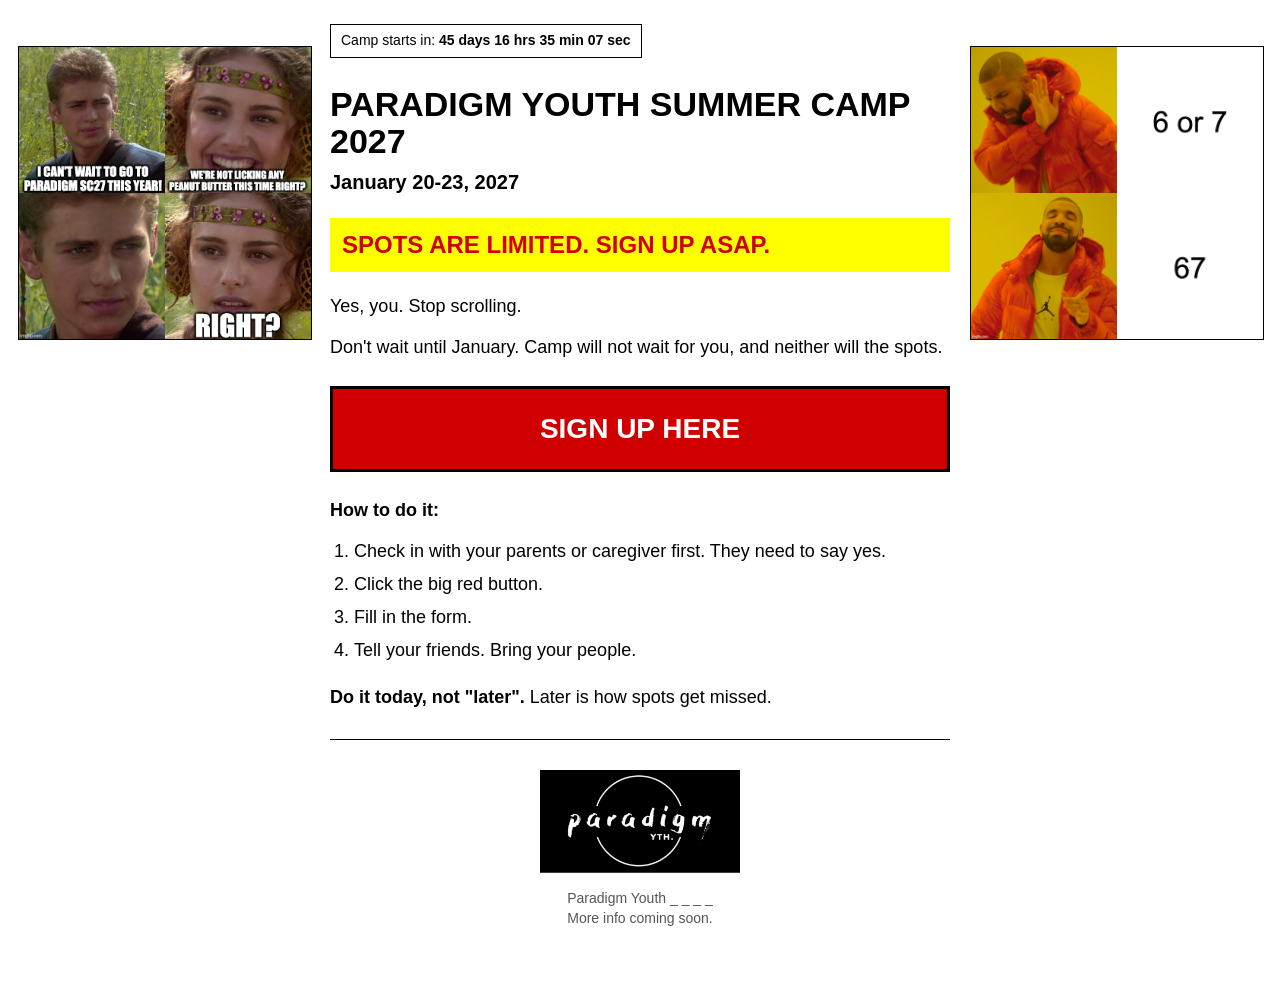
<file: index.html>
<!doctype html>
<html lang="en">
<head>
<meta charset="utf-8">
<meta name="viewport" content="width=device-width, initial-scale=1">
<title>Paradigm Youth Summer Camp 2027 - Sign up</title>
<style>
  body{
    margin:0;background:#fff;color:#000;
    font-family:Arial,Helvetica,sans-serif;line-height:1.4;
  }
  .layout{
    display:grid;grid-template-columns:minmax(0,1fr) minmax(0,620px) minmax(0,1fr);
    gap:20px;max-width:1300px;margin:0 auto;padding:24px 18px 60px;align-items:start;
  }
  .page{min-width:0}
  .side{position:sticky;top:24px}
  .logo{margin:30px 0 10px;text-align:center}
  .logo img{max-width:200px;max-height:120px;height:auto}
  .timer{
    font-size:14px;border:1px solid #000;padding:6px 10px;display:inline-block;margin-bottom:28px;
  }
  h1{font-size:34px;line-height:1.1;margin:0 0 8px;text-transform:uppercase}
  .dates{font-size:20px;margin:0 0 22px}
  .warn{
    background:#ff0;color:#d00000;font-weight:bold;font-size:24px;
    padding:10px 12px;margin:0 0 22px;text-transform:uppercase;
  }
  p{font-size:18px;margin:0 0 16px}
  .btn{
    display:block;width:100%;box-sizing:border-box;text-align:center;text-decoration:none;
    background:#d00000;color:#fff;font-family:Arial,Helvetica,sans-serif;font-weight:bold;
    font-size:28px;text-transform:uppercase;padding:20px 12px;margin:26px 0;
    border:3px solid #000;cursor:pointer;
  }
  .btn:hover{background:#000}
  ol{font-size:18px;padding-left:24px;margin:0 0 22px}
  li{margin-bottom:8px}
  .small{font-size:14px;color:#555}
  .note{font-size:16px;font-weight:bold;color:#d00000;margin:-12px 0 20px}
  hr{border:0;border-top:1px solid #000;margin:28px 0}
  .meme{margin:22px 0;text-align:center}
  .meme img{max-width:100%;height:auto;display:block;margin:0 auto;border:1px solid #000}
  .ph{
    border:2px dashed #888;background:#f2f2f2;color:#666;padding:46px 12px;
    font-size:16px;font-weight:bold;text-transform:uppercase;
  }

  /* Desktop: images sit in the side columns. The in-page copies stay hidden. */
  .meme.inline{display:none}

  /* Phone: hide the side columns and show the images inside the page instead. */
  @media (max-width:900px){
    .layout{grid-template-columns:minmax(0,1fr);max-width:620px;gap:0}
    .side{display:none}
    .meme.inline{display:block;margin:20px auto}
    .meme.inline img{max-width:min(100%,380px)}
    h1{font-size:28px}
    .warn{font-size:20px}
    .btn{font-size:24px}
  }
</style>
</head>
<body>
<div class="layout">

<!-- LEFT IMAGE (desktop only) -->
<aside class="side">
  <figure class="meme"><img src="b3yjo0.jpg" alt=""></figure>
</aside>

<div class="page">

  <div class="timer" role="timer">
    Camp starts in: <b id="t">-- days -- hrs -- min -- sec</b>
  </div>

  <h1>Paradigm Youth Summer Camp 2027</h1>
  <p class="dates"><b>January 20-23, 2027</b></p>

  <div class="warn">Spots are limited. Sign up ASAP.</div>

  <p>Yes, you. Stop scrolling.</p>

  <!-- LEFT IMAGE again (phone only) - keep the same file name as above -->
  <figure class="meme inline"><img src="b3yjo0.jpg" alt=""></figure>

  <p>Don't wait until January. Camp will not wait for you, and neither will the spots.</p>

  <a class="btn" id="signup" href="https://docs.google.com/forms/d/e/1FAIpQLSfaJcdAH-m0_wNDpYSuE5PYvCWm-YD5vp8crET65DvBroecAA/viewform?usp=header">Sign up here</a>
  <p class="note" id="note" hidden>Sign-up form link coming soon. Check back here.</p>

  <!-- RIGHT IMAGE again (phone only) - keep the same file name as below -->
  <figure class="meme inline"><img src="b3yjq0.jpg" alt=""></figure>

  <p><b>How to do it:</b></p>
  <ol>
    <li>Check in with your parents or caregiver first. They need to say yes.</li>
    <li>Click the big red button.</li>
    <li>Fill in the form.</li>
    <li>Tell your friends. Bring your people.</li>
  </ol>

  <p><b>Do it today, not "later".</b> Later is how spots get missed.</p>

  <hr>

  <!-- LOGO: save as logo.png next to this file -->
  <div class="logo"><img src="logo.png" alt="Paradigm Youth logo"></div>

  <p class="small" style="text-align:center">Paradigm Youth _ _ _ _<br>More info coming soon.</p>

</div>

<!-- RIGHT IMAGE (desktop only) -->
<aside class="side">
  <figure class="meme"><img src="b3yjq0.jpg" alt=""></figure>
</aside>

</div>

<script>
(function(){
  /* The sign-up form link. Leave empty to show "coming soon" instead. */
  var FORM_URL = "https://docs.google.com/forms/d/e/1FAIpQLSfaJcdAH-m0_wNDpYSuE5PYvCWm-YD5vp8crET65DvBroecAA/viewform?usp=header";

  /* If an image can't load, show a grey placeholder box with the file name. */
  document.querySelectorAll(".meme img, .logo img").forEach(function(img){
    img.addEventListener("error", function(){
      var ph = document.createElement("div");
      ph.className = "ph";
      ph.textContent = "Image goes here (" + img.getAttribute("src") + ")";
      img.replaceWith(ph);
    });
    if (img.complete && img.naturalWidth === 0) img.dispatchEvent(new Event("error"));
  });

  var btn = document.getElementById("signup");
  var note = document.getElementById("note");
  if (FORM_URL){
    btn.href = FORM_URL; btn.target = "_blank"; btn.rel = "noopener";
  } else {
    btn.addEventListener("click", function(e){ e.preventDefault(); note.hidden = false; });
  }

  /* Jan 20, 2027 00:00 NZ time (NZ is on daylight time then, UTC+13) */
  var START = Date.UTC(2027, 0, 20, 0, 0, 0) - 13 * 3600000;
  var el = document.getElementById("t");
  function pad(n){ return n < 10 ? "0" + n : "" + n; }
  function tick(){
    var s = Math.floor((START - Date.now()) / 1000);
    if (s <= 0){ el.textContent = "CAMP IS ON"; return; }
    el.textContent = Math.floor(s / 86400) + " days " + pad(Math.floor(s % 86400 / 3600)) + " hrs " +
      pad(Math.floor(s % 3600 / 60)) + " min " + pad(s % 60) + " sec";
  }
  tick(); setInterval(tick, 1000);
})();
</script>
</body>
</html>
</file>
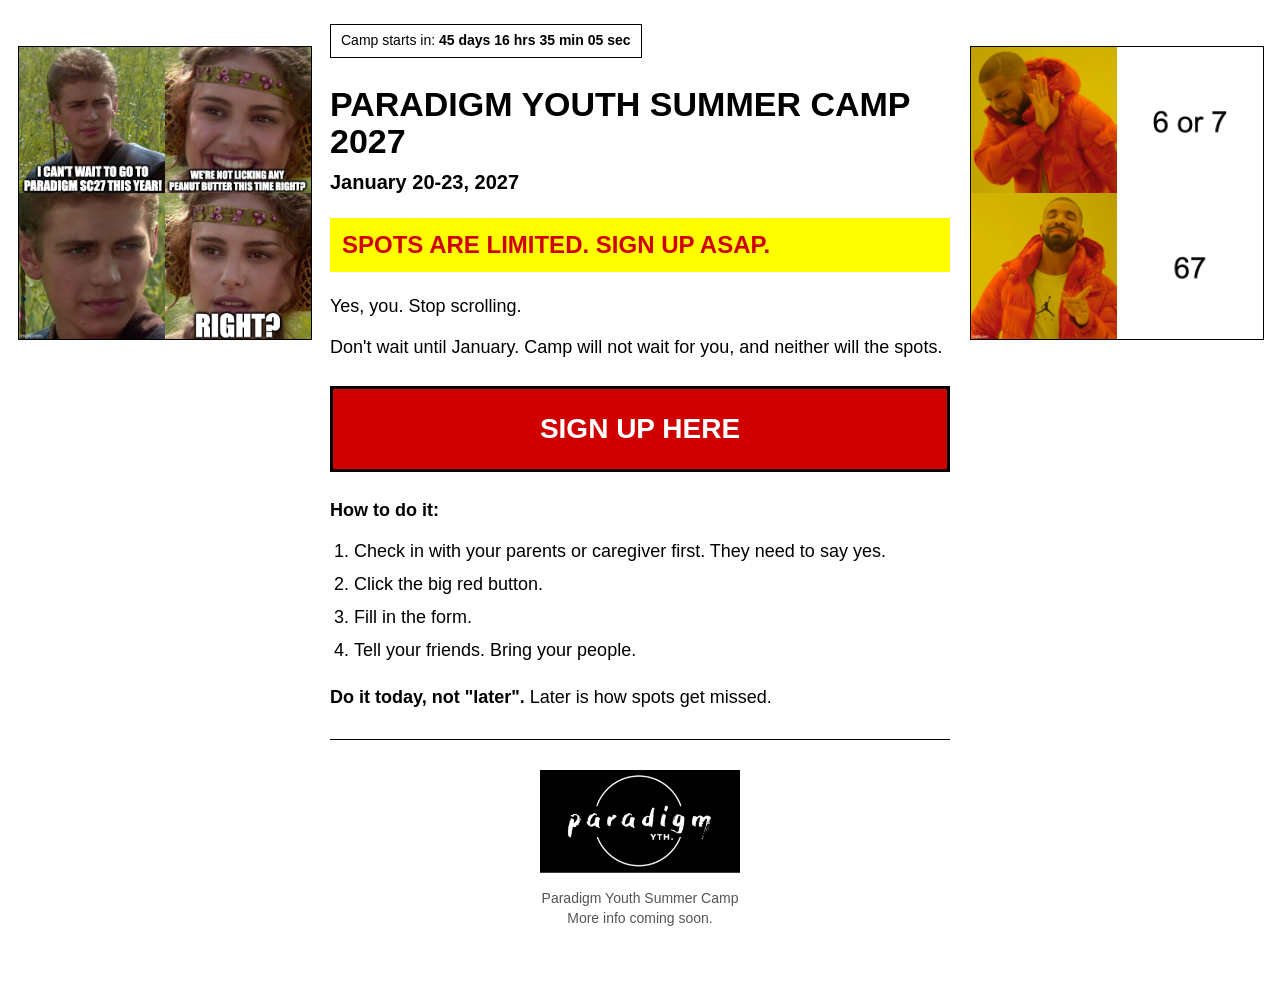
<file: signup.html>
<!doctype html>
<html lang="en">
<head>
<meta charset="utf-8">
<meta name="viewport" content="width=device-width, initial-scale=1">
<title>Paradigm Youth Summer Camp 2027 - Sign up</title>
<style>
  body{
    margin:0;background:#fff;color:#000;
    font-family:Arial,Helvetica,sans-serif;line-height:1.4;
  }
  .layout{
    display:grid;grid-template-columns:minmax(0,1fr) minmax(0,620px) minmax(0,1fr);
    gap:20px;max-width:1300px;margin:0 auto;padding:24px 18px 60px;align-items:start;
  }
  .page{min-width:0}
  .side{position:sticky;top:24px}
  .logo{margin:30px 0 10px;text-align:center}
  .logo img{max-width:200px;max-height:120px;height:auto}
  @media (max-width:900px){
    .layout{grid-template-columns:1fr;max-width:620px}
    .page{order:1}
    .side{order:2;position:static;display:grid;grid-template-columns:1fr 1fr;gap:12px}
    .side .meme{margin:0}
  }
  .timer{
    font-size:14px;border:1px solid #000;padding:6px 10px;display:inline-block;margin-bottom:28px;
  }
  h1{font-size:34px;line-height:1.1;margin:0 0 8px;text-transform:uppercase}
  .dates{font-size:20px;margin:0 0 22px}
  .warn{
    background:#ff0;color:#d00000;font-weight:bold;font-size:24px;
    padding:10px 12px;margin:0 0 22px;text-transform:uppercase;
  }
  p{font-size:18px;margin:0 0 16px}
  .btn{
    display:block;width:100%;box-sizing:border-box;text-align:center;text-decoration:none;
    background:#d00000;color:#fff;font-family:Arial,Helvetica,sans-serif;font-weight:bold;
    font-size:28px;text-transform:uppercase;padding:20px 12px;margin:26px 0;
    border:3px solid #000;cursor:pointer;
  }
  .btn:hover{background:#000}
  ol{font-size:18px;padding-left:24px;margin:0 0 22px}
  li{margin-bottom:8px}
  .small{font-size:14px;color:#555}
  .note{font-size:16px;font-weight:bold;color:#d00000;margin:-12px 0 20px}
  hr{border:0;border-top:1px solid #000;margin:28px 0}
  .meme{margin:22px 0;text-align:center}
  .meme img{max-width:100%;height:auto;display:block;margin:0 auto;border:1px solid #000}
  .meme figcaption{font-size:13px;color:#555;margin-top:4px}
  .ph{
    border:2px dashed #888;background:#f2f2f2;color:#666;padding:46px 12px;
    font-size:16px;font-weight:bold;text-transform:uppercase;
  }
</style>
</head>
<body>
<div class="layout">

<!-- LEFT IMAGE: save as meme-left.jpg next to this file -->
<aside class="side">
  <figure class="meme"><img src="b3yjo0.jpg" alt=""></figure>
</aside>

<div class="page">

  <div class="timer" role="timer">
    Camp starts in: <b id="t">-- days -- hrs -- min -- sec</b>
  </div>

  <h1>Paradigm Youth Summer Camp 2027</h1>
  <p class="dates"><b>January 20-23, 2027</b></p>

  <div class="warn">Spots are limited. Sign up ASAP.</div>

  <p>Yes, you. Stop scrolling.</p>

  <p>Don't wait until January. Camp will not wait for you, and neither will the spots.</p>

  <a class="btn" id="signup" href="">Sign up here</a>
  <p class="note" id="note" hidden>Sign-up form link coming soon. Check back here.</p>

  <p><b>How to do it:</b></p>
  <ol>
    <li>Check in with your parents or caregiver first. They need to say yes.</li>
    <li>Click the big red button.</li>
    <li>Fill in the form.</li>
    <li>Tell your friends. Bring your people.</li>
  </ol>

  <p><b>Do it today, not "later".</b> Later is how spots get missed.</p>

  <hr>

  <!-- LOGO: save as logo.png next to this file -->
  <div class="logo"><img src="logo.png" alt="Paradigm Youth logo"></div>

  <p class="small" style="text-align:center">Paradigm Youth Summer Camp<br>More info coming soon.</p>

</div>

<!-- RIGHT IMAGE: save as meme-right.jpg next to this file -->
<aside class="side">
  <figure class="meme"><img src="b3yjq0.jpg" alt=""></figure>
</aside>

</div>

<script>
(function(){
  /* Paste your form link between the quotes. Leave empty to show "coming soon". */
  var FORM_URL = "https://docs.google.com/forms/d/e/1FAIpQLSfaJcdAH-m0_wNDpYSuE5PYvCWm-YD5vp8crET65DvBroecAA/viewform?usp=header";

  /* Until a meme image exists, show a grey placeholder box with the file name to use. */
  document.querySelectorAll(".meme img, .logo img").forEach(function(img){
    img.addEventListener("error", function(){
      var ph = document.createElement("div");
      ph.className = "ph";
      ph.textContent = "Image goes here (" + img.getAttribute("src") + ")";
      img.replaceWith(ph);
    });
    if (img.complete && img.naturalWidth === 0) img.dispatchEvent(new Event("error"));
  });

  var btn = document.getElementById("signup");
  var note = document.getElementById("note");
  if (FORM_URL){
    btn.href = FORM_URL; btn.target = "_blank"; btn.rel = "noopener";
  } else {
    btn.addEventListener("click", function(e){ e.preventDefault(); note.hidden = false; });
  }

  /* Jan 20, 2027 00:00 NZ time (NZ is on daylight time then, UTC+13) */
  var START = Date.UTC(2027, 0, 20, 0, 0, 0) - 13 * 3600000;
  var el = document.getElementById("t");
  function pad(n){ return n < 10 ? "0" + n : "" + n; }
  function tick(){
    var s = Math.floor((START - Date.now()) / 1000);
    if (s <= 0){ el.textContent = "CAMP IS ON"; return; }
    el.textContent = Math.floor(s / 86400) + " days " + pad(Math.floor(s % 86400 / 3600)) + " hrs " +
      pad(Math.floor(s % 3600 / 60)) + " min " + pad(s % 60) + " sec";
  }
  tick(); setInterval(tick, 1000);
})();
</script>
</body>
</html>
</file>
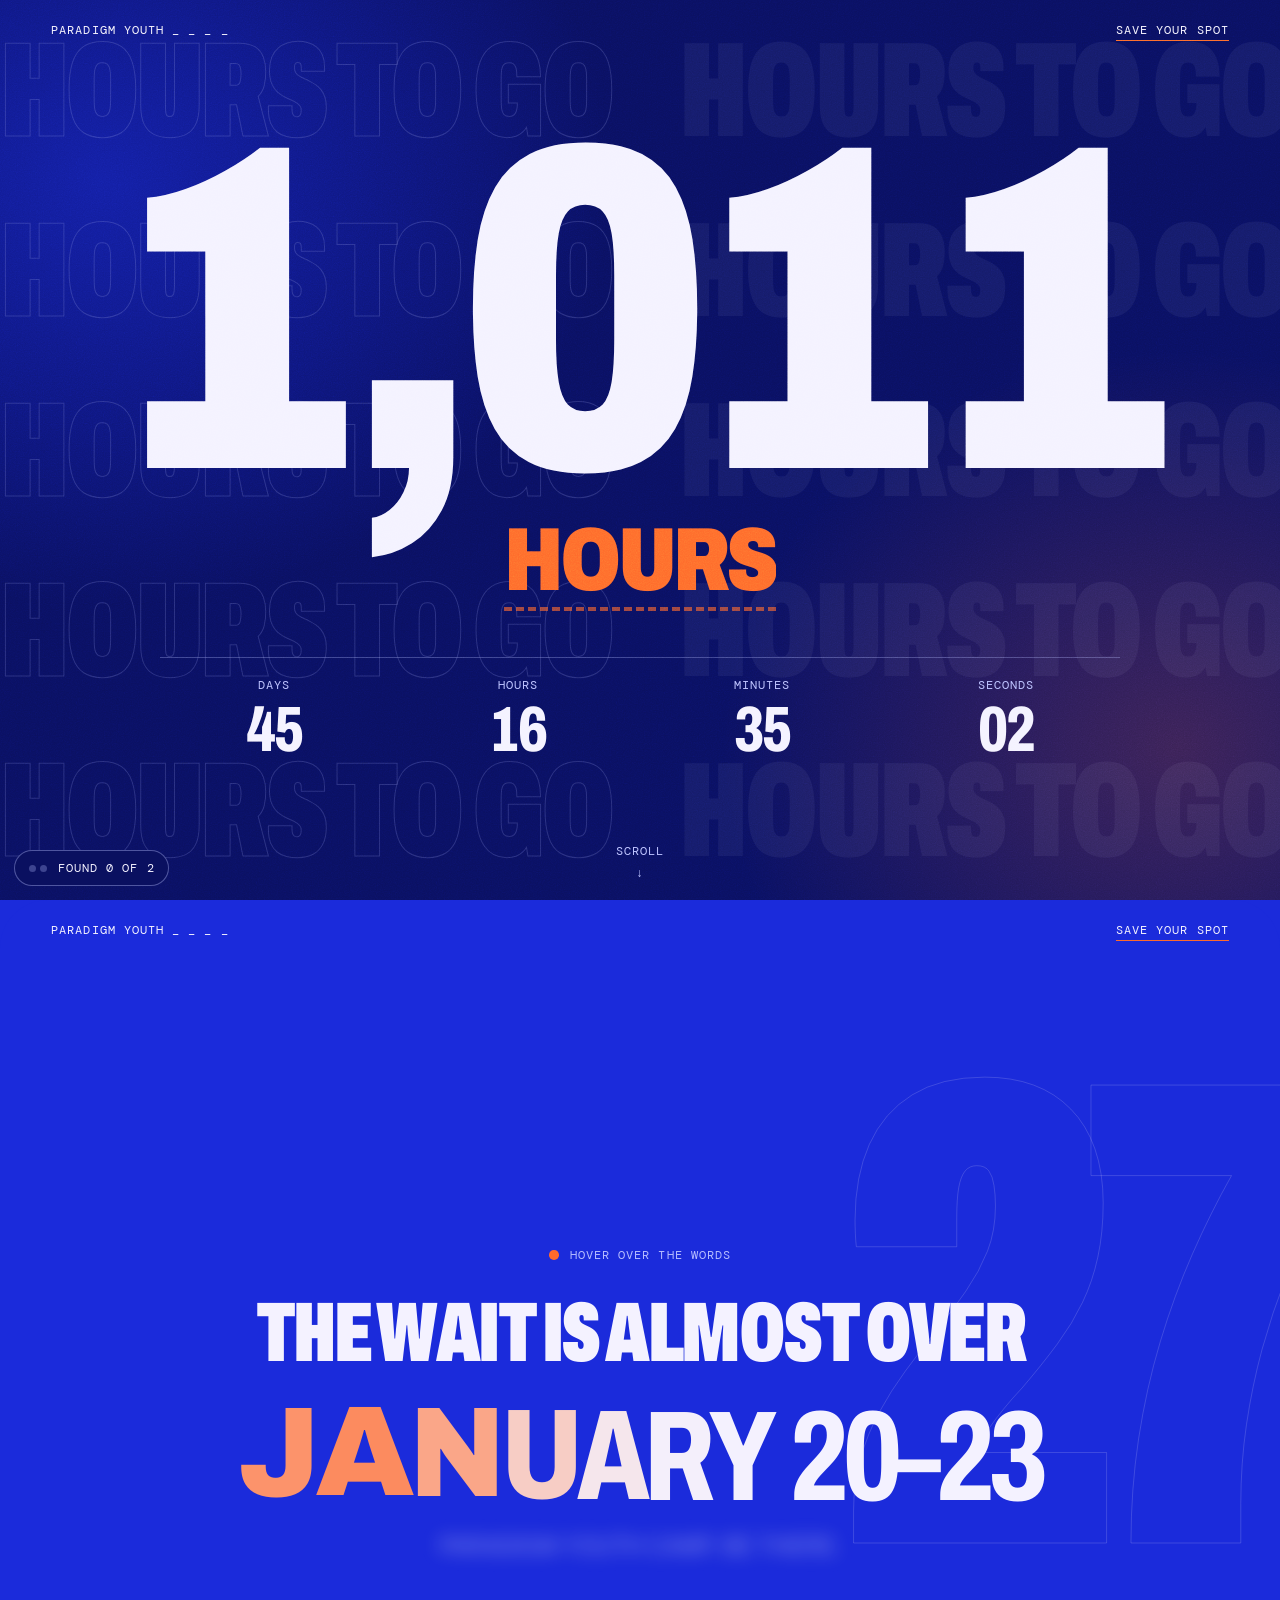
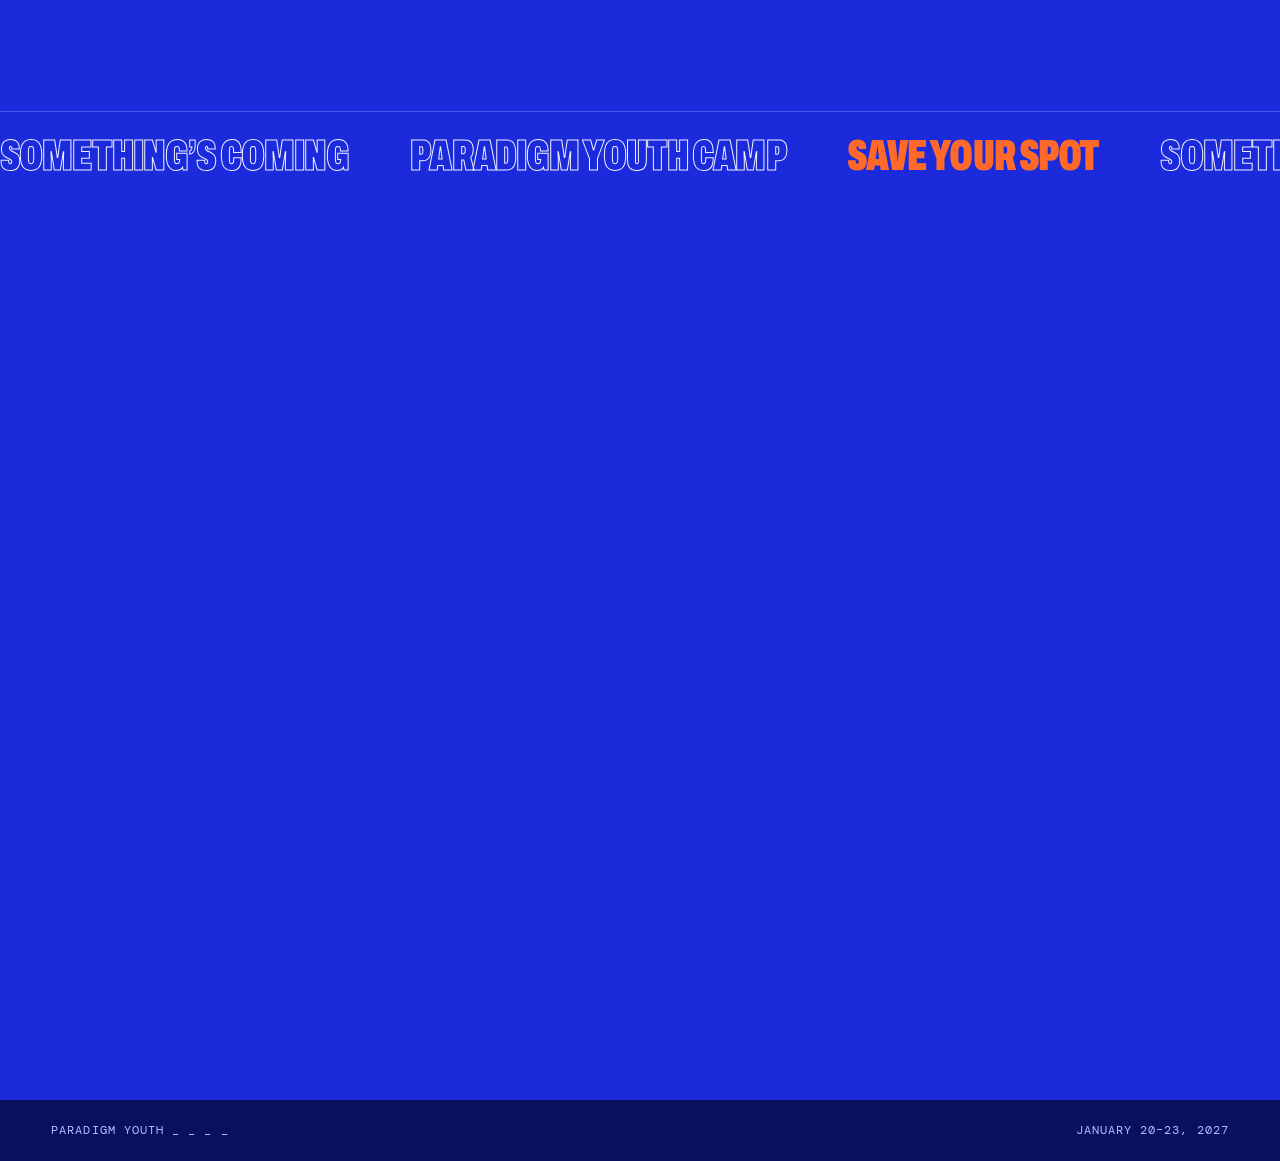
<file: Launch/main-page.html>
<!doctype html>
<html lang="en">
<head>
<meta charset="utf-8">
<meta name="viewport" content="width=device-width, initial-scale=1, viewport-fit=cover">
<title>PDGMSC27</title>
<link rel="preconnect" href="https://fonts.googleapis.com">
<link rel="preconnect" href="https://fonts.gstatic.com" crossorigin>
<link href="https://fonts.googleapis.com/css2?family=Archivo:wdth,wght@62..125,100..900&family=DM+Mono:wght@400;500&display=swap" rel="stylesheet">
<link rel="stylesheet" href="styles.css">
</head>
<body>
<div class="glow" id="glow" aria-hidden="true"></div>

<main>

  <!-- PAGE 1: countdown -->
  <section class="count panel" data-panel aria-labelledby="count-h">
    <div class="wall" id="wall" aria-hidden="true"></div>
    <div class="pulse" id="pulse" aria-hidden="true"></div>
    <div class="wrap fx">
      <div class="bar mono">
        <span id="count-h">Paradigm Youth _ _ _ _</span>
        <a href="#spot" data-register>Save your spot</a>
      </div>

      <div class="count__center">
        <div class="count__big" id="big">
          <span class="count__num" id="cNum">--</span>
          <button class="unit" id="cUnit" type="button" aria-label="Showing hours. Change the unit.">
            <span class="mask" id="unitMask"><span id="unitW">HOURS</span></span>
          </button>
        </div>
        <p class="count__msg" id="cMsg" hidden></p>
        <dl class="ticks" id="ticks" role="timer" aria-label="Time until camp starts">
          <div><dt class="mono">Days</dt><dd id="tD">--</dd></div>
          <div><dt class="mono">Hours</dt><dd id="tH">--</dd></div>
          <div><dt class="mono">Minutes</dt><dd id="tM">--</dd></div>
          <div><dt class="mono">Seconds</dt><dd id="tS">--</dd></div>
        </dl>
        <p class="sr-only" id="srCount" aria-live="off"></p>
      </div>
    </div>
    <button class="scrollcue mono" id="cue" type="button" aria-label="Scroll down">Scroll <i>↓</i></button>
  </section>

  <!-- PAGE 2: the reveal in the centre, dates beneath -->
  <section class="hero panel" data-panel id="top" aria-label="January 20 to 23">
    <div class="ghost" id="ghost" aria-hidden="true">27</div>
    <div class="wrap fx">
      <div class="bar mono">
        <span>Paradigm Youth _ _ _ _</span>
        <a href="#spot" data-register>Save your spot</a>
      </div>

      <div class="hero__main">
        <div class="hero__top">
          <div class="hint mono" aria-hidden="true">
            <span class="hint__dot"></span>
            <span><span class="f">Hover over the words</span><span class="t">Tap the words</span></span>
          </div>
        </div>

        <button class="date" id="date" type="button" aria-pressed="false" aria-label="The wait is almost over. Reveal what is coming.">
          <span class="a" aria-hidden="true" data-split>The wait is almost over</span>
          <span class="b" aria-hidden="true" data-split>SUMMER CAMP 2027</span>
        </button>
        <span class="sr-only">Paradigm Youth Camp runs January 20 to 23, 2027.</span>

        <div class="hero__bottom">
          <h1 class="h1" id="h1" aria-label="January 20 to 23">
            <span class="line" aria-hidden="true" data-chars>JANUARY</span>
            <span class="line line--2" aria-hidden="true" data-chars>20–23</span>
          </h1>
          <p class="support" id="support" data-final="PARADIGM YOUTH CAMP. Be there.">PARADIGM YOUTH CAMP. BE THERE.</p>
        </div>
      </div>
    </div>

    <div class="ticker" aria-hidden="true">
      <div class="ticker__track" id="track"></div>
    </div>
  </section>

  <!-- COMMENTED OUT FOR NOW: when / where / who / how much
       To bring it back: uncomment, and add four more <i></i> to the pips span at the bottom of the page.

  <section class="ask" data-panel aria-labelledby="ask-h">
    <div class="wrap">
      <div class="ask__head mono">
        <span id="ask-h" style="color:var(--mist)">Poke around</span>
        <span style="color:var(--mist)">Four questions. Four answers.</span>
      </div>
      <ul class="rows">
        <li><button class="row" type="button" aria-pressed="false" data-key="when">
          <span class="mask"><span class="layer lq">When?</span><span class="layer la" data-ans>Jan 20–23, 2027.</span></span>
          <span class="cue mono" aria-hidden="true"><span class="f">Hover</span><span class="t">Tap</span><i>↘</i></span>
        </button></li>
        <li><button class="row" type="button" aria-pressed="false" data-key="where">
          <span class="mask"><span class="layer lq">Where?</span><span class="layer la" data-ans>Soon. Stay close.</span></span>
          <span class="cue mono" aria-hidden="true"><span class="f">Hover</span><span class="t">Tap</span><i>↘</i></span>
        </button></li>
        <li><button class="row" type="button" aria-pressed="false" data-key="who">
          <span class="mask"><span class="layer lq">Who?</span><span class="layer la" data-ans>You. And your people.</span></span>
          <span class="cue mono" aria-hidden="true"><span class="f">Hover</span><span class="t">Tap</span><i>↘</i></span>
        </button></li>
        <li><button class="row" type="button" aria-pressed="false" data-key="cost">
          <span class="mask"><span class="layer lq">How much?</span><span class="layer la" data-ans>We’ll share it soon.</span></span>
          <span class="cue mono" aria-hidden="true"><span class="f">Hover</span><span class="t">Tap</span><i>↘</i></span>
        </button></li>
      </ul>
    </div>
  </section>
  -->

  <!-- PAGE 3: save your spot -->
  <section class="spot" data-panel id="spot" aria-labelledby="spot-h">
    <div class="wrap spot__grid">
      <div>
        <p class="eyebrow mono">January 20–23, 2027</p>
        <h2 class="spot__h" id="spot-h">Save your spot.</h2>
        <p class="spot__p" id="spotP">Sign up soon. Bring your people.</p>
        <p class="spot__note" id="regNote" role="status" hidden>Sign-up opens soon. Check back here.</p>
      </div>
      <div class="orbwrap" id="orbwrap">
        <a class="orb" id="orb" href="#spot" data-register>Save your <span>spot →</span></a>
      </div>
    </div>
  </section>
</main>

<footer class="foot">
  <div class="wrap mono">
    <span>Paradigm Youth _ _ _ _</span>
    <span>January 20–23, 2027</span>
  </div>
</footer>

<div class="found mono" id="found" role="status" aria-live="polite">
  <span class="pips" id="pips" aria-hidden="true"><i></i><i></i></span>
  <span id="foundTxt">Found 0 of 2</span>
</div>

<script src="script.js"></script>
</body>
</html>
</file>
<file: Launch/styles.css>
html{padding-top:env(safe-area-inset-top,0px);padding-bottom:env(safe-area-inset-bottom,0px)}
body{margin:0}
img{max-width:100%}
[hidden]{display:none!important}

/* Layout concept: three stacked full-screen panels. The countdown fills page one, page two slides up
   over it with the reveal in the centre, and the sign-up opens with a circular reveal. */
:root{
  --cobalt:#1B2BDB;
  --deep:#0A1060;
  --bone:#F4F2FF;
  --tangerine:#FF6A2B;
  --mist:#B7BDFF;
  --display:"Archivo","Helvetica Neue",Helvetica,Arial,sans-serif;
  --body:"Helvetica Neue",Helvetica,Arial,sans-serif;
  --mono:"DM Mono",ui-monospace,SFMono-Regular,Menlo,monospace;
  --ease:cubic-bezier(.19,1,.22,1);
  --gl:max(clamp(16px,4vw,56px),env(safe-area-inset-left,0px));
  --gr:max(clamp(16px,4vw,56px),env(safe-area-inset-right,0px));
  color-scheme:dark;
}
*,*::before,*::after{box-sizing:border-box}
html{scroll-behavior:smooth}
body{
  background:var(--cobalt);color:var(--bone);
  font-family:var(--body);letter-spacing:-.02em;line-height:1.35;
  overflow-x:clip;-webkit-font-smoothing:antialiased;
}
.sr-only{position:absolute;width:1px;height:1px;overflow:hidden;clip:rect(0 0 0 0);white-space:nowrap}
.wrap{
  width:100%;max-width:1680px;margin-inline:auto;position:relative;z-index:2;
  padding-left:var(--gl);padding-right:var(--gr);
}
.mono{font-family:var(--mono);font-size:.74rem;letter-spacing:.09em;text-transform:uppercase}
button{font:inherit;color:inherit;letter-spacing:inherit}
:focus-visible{outline:2px dashed var(--tangerine);outline-offset:6px}
.spot :focus-visible{outline-color:var(--deep)}

/* atmosphere */
body::after{
  content:"";position:fixed;inset:0;z-index:50;pointer-events:none;opacity:.32;mix-blend-mode:overlay;
  background-image:url("data:image/svg+xml;utf8,%3Csvg xmlns='http://www.w3.org/2000/svg' width='180' height='180'%3E%3Cfilter id='n'%3E%3CfeTurbulence type='fractalNoise' baseFrequency='.85' numOctaves='2' stitchTiles='stitch'/%3E%3CfeColorMatrix type='saturate' values='0'/%3E%3C/filter%3E%3Crect width='100%25' height='100%25' filter='url(%23n)'/%3E%3C/svg%3E");
}
.glow{
  position:fixed;left:0;top:0;width:46vmax;height:46vmax;margin:-23vmax 0 0 -23vmax;border-radius:50%;
  background:radial-gradient(closest-side,rgba(255,106,43,.32),rgba(255,106,43,0));
  pointer-events:none;z-index:5;mix-blend-mode:screen;opacity:0;
  transition:transform .6s cubic-bezier(.2,.7,.2,1),opacity .6s;
}
.glow.on{opacity:1}

/* stacked panels: each one pins, the next slides over it */
.panel{position:sticky;top:0;z-index:1;min-height:100svh;overflow:clip}
.fx{will-change:transform,opacity}
/* page 1 zooms through and fades as page 2 covers it */
.count .fx{transform:scale(calc(1 + var(--p,0) * .4));opacity:calc(1 - var(--p,0) * 1.15);transform-origin:50% 50%}
/* page 2 drifts up and softens as page 3 covers it */
.hero .fx{transform:translateY(calc(var(--p,0) * -7vh)) scale(calc(1 - var(--p,0) * .07));opacity:calc(1 - var(--p,0) * .9)}

/* shared top bar */
.bar{display:flex;justify-content:space-between;align-items:baseline;gap:1rem;padding-block:22px}
.bar a{color:var(--bone);text-decoration:none;border-bottom:1px solid var(--tangerine);padding-bottom:2px}
.bar a:hover{color:var(--tangerine)}

/* ===== page 1: countdown ===== */
.count{background:var(--deep);display:flex;flex-direction:column}
.count>.wrap{flex:1;display:flex;flex-direction:column}

/* slow drifting colour behind everything */
.count::before{
  content:"";position:absolute;inset:-25%;z-index:0;pointer-events:none;
  background:
    radial-gradient(38% 45% at 22% 30%,rgba(27,43,219,.55),transparent 70%),
    radial-gradient(34% 42% at 78% 72%,rgba(255,106,43,.20),transparent 70%);
  animation:drift 16s ease-in-out infinite alternate;
}
@keyframes drift{to{transform:translate3d(6%,-5%,0) scale(1.12) rotate(6deg)}}

/* rows of outlined type sliding in opposite directions, nudged by the cursor */
.wall{
  position:absolute;inset:0;z-index:0;display:flex;flex-direction:column;justify-content:space-around;
  pointer-events:none;overflow:hidden;opacity:calc(1 - var(--p,0));
}
.wall__row{
  transition:transform .8s cubic-bezier(.2,.7,.2,1);
  transform:translate3d(calc(var(--mx,0) * var(--k,-30) * 1px),0,0);
}
.wall__track{display:flex;width:max-content;animation:wallslide var(--dur,60s) linear infinite}
.wall__row.rev .wall__track{animation-direction:reverse}
.wall__track span{
  font-family:var(--display);font-weight:900;font-variation-settings:"wdth" 62;text-transform:uppercase;
  font-size:clamp(4rem,15vh,11rem);line-height:1;letter-spacing:-.03em;white-space:nowrap;padding-right:.5em;
  color:transparent;-webkit-text-stroke:1px rgba(183,189,255,.18);
}
.wall__track span:nth-child(2n){color:rgba(244,242,255,.05);-webkit-text-stroke:0}
@keyframes wallslide{to{transform:translateX(-50%)}}

.count__center{
  flex:1;display:flex;flex-direction:column;align-items:center;justify-content:center;text-align:center;
  gap:clamp(.8rem,2vh,1.6rem);padding-block:1rem clamp(4.5rem,10vh,6rem);
}
.eyebrow{margin:0;color:var(--mist)}
/* the big number tilts toward the cursor */
.count__big{
  width:100%;display:flex;flex-direction:column;align-items:center;gap:clamp(.4rem,1.5vh,1rem);
  transform:perspective(1100px) rotateY(calc(var(--mx,0) * 7deg)) rotateX(calc(var(--my,0) * -6deg))
            translate3d(calc(var(--mx,0) * 18px),calc(var(--my,0) * 12px),0);
  transition:transform .7s cubic-bezier(.2,.7,.2,1);
}
.count__num{
  display:block;width:max-content;white-space:nowrap;
  font-family:var(--display);font-weight:900;font-variation-settings:"wdth" 80;
  font-size:clamp(5rem,30vw,28rem);line-height:.8;letter-spacing:-.04em;
  font-variant-numeric:tabular-nums;color:var(--bone);
  animation:numIn 1.6s var(--ease) both;
}
.unit{
  background:none;border:0;padding:0;cursor:pointer;text-align:center;text-transform:uppercase;
  font-family:var(--display);font-weight:900;font-variation-settings:"wdth" 80;
  font-size:clamp(2.2rem,7vw,6.5rem);line-height:.9;letter-spacing:-.04em;color:var(--tangerine);
  border-bottom:.05em dashed rgba(255,106,43,.6);
  animation:rise 1s var(--ease) 1.1s both;
}
.mask{display:grid;overflow:hidden;padding-block:.08em}
.mask>span{grid-area:1/1;display:block}
.count__msg{margin:1rem 0 0;font-family:var(--display);font-weight:900;font-variation-settings:"wdth" 62;font-size:clamp(4rem,17vw,16rem);line-height:.85;letter-spacing:-.04em;color:var(--tangerine)}
.ticks{
  width:min(100%,60rem);display:grid;grid-template-columns:repeat(4,minmax(0,1fr));gap:1rem;
  margin:clamp(1rem,3vh,2rem) 0 0;padding:1.2rem 0 0;border-top:1px solid rgba(183,189,255,.3);text-align:center;
  animation:rise 1s var(--ease) 1.4s both;
}
.ticks div{min-width:0}
.ticks dt{color:var(--mist);margin:0}
.ticks dd{
  margin:.3rem 0 0;font-family:var(--display);font-weight:800;font-variation-settings:"wdth" 70;
  font-size:clamp(1.8rem,5vw,4rem);line-height:1;letter-spacing:-.03em;font-variant-numeric:tabular-nums;
}
.scrollcue{
  position:absolute;left:50%;transform:translateX(-50%);bottom:calc(18px + env(safe-area-inset-bottom,0px));
  background:none;border:0;cursor:pointer;color:var(--mist);display:flex;flex-direction:column;align-items:center;gap:.35rem;z-index:3;
  animation:fadein 1s ease 1.9s both;
}
.scrollcue i{font-style:normal;animation:bob 1.6s ease-in-out infinite}
@keyframes bob{50%{transform:translateY(6px)}}

/* entrance */
@keyframes numIn{from{opacity:0;transform:scale(.82);filter:blur(16px)}to{opacity:1;transform:none;filter:blur(0)}}
@keyframes rise{from{opacity:0;transform:translateY(40px)}to{opacity:1;transform:none}}
@keyframes fadein{from{opacity:0}to{opacity:1}}

/* small drop each time a number changes (must stay after the rules it overrides) */
@keyframes bump{0%{transform:translateY(.05em) scale(.99);opacity:.7}100%{transform:none;opacity:1}}
.bump{animation:bump .5s var(--ease)}

/* thin line along the bottom that fills once per minute */
.pulse{
  position:absolute;left:0;right:0;bottom:0;height:3px;background:var(--tangerine);z-index:3;
  transform-origin:left;transform:scaleX(0);animation:sweep 60s linear infinite;
}
@keyframes sweep{from{transform:scaleX(0)}to{transform:scaleX(1)}}

/* ===== page 2: the reveal in the centre, dates beneath ===== */
.hero{
  display:flex;flex-direction:column;background:var(--cobalt);
  border-radius:calc((1 - var(--in,1)) * 48px) calc((1 - var(--in,1)) * 48px) 0 0;
}
.hero>.wrap{flex:1;display:flex;flex-direction:column}
.ghost{
  position:absolute;right:-3vw;top:6vh;z-index:0;pointer-events:none;user-select:none;
  font-family:var(--display);font-weight:900;font-variation-settings:"wdth" 62;
  font-size:min(52vw,52rem);line-height:.78;letter-spacing:-.05em;
  color:transparent;-webkit-text-stroke:1px rgba(244,242,255,.16);will-change:transform;
}
.hero__main{
  flex:1;display:grid;grid-template-rows:1fr auto 1fr;justify-items:center;text-align:center;
  padding-top:clamp(.5rem,2vh,1.5rem);padding-bottom:clamp(1rem,3vh,2rem);
  row-gap:clamp(.8rem,2.4vh,1.6rem);
}
.hero__top{align-self:end;display:flex;justify-content:center}
.hero__bottom{
  align-self:start;display:flex;flex-direction:column;align-items:center;
  gap:clamp(.8rem,2vh,1.4rem);min-width:0;max-width:100%;
}
.h1{
  margin:0;font-family:var(--display);font-weight:800;text-align:center;
  font-size:clamp(2.6rem,10vw,11rem);line-height:.86;letter-spacing:-.045em;
}
.line{display:inline;white-space:nowrap}
.ch{
  display:inline-block;--f:0;
  font-variation-settings:"wdth" calc(70 + var(--f) * 42),"wght" calc(760 + var(--f) * 140);
  color:color-mix(in srgb,var(--tangerine) calc(var(--f) * 100%),var(--bone));
  transform:translateY(calc(var(--f) * -.05em));
}

.date{
  background:none;border:0;padding:0;margin:0;cursor:pointer;max-width:100%;
  justify-self:center;text-align:center;
  display:grid;font-family:var(--display);font-weight:900;font-variation-settings:"wdth" 62;
  text-transform:uppercase;font-size:clamp(2.2rem,6.6vw,7.4rem);line-height:.9;letter-spacing:-.03em;
}
.date>span{grid-area:1/1;align-self:center;justify-self:center;text-align:center;display:block}
.date .b{font-size:1.3em;color:var(--tangerine);line-height:.88}
.w{display:inline-block;white-space:nowrap}
.c{
  display:inline-block;
  transition:transform .9s var(--ease),opacity .5s linear,filter .7s ease;
  transition-delay:calc(var(--i) * 20ms);
}
.date .b .c{opacity:0;transform:translateY(80%) rotate(10deg);filter:blur(10px)}
.date.is-open .a .c{opacity:0;transform:translate(var(--dx),var(--dy)) rotate(var(--r));filter:blur(8px)}
.date.is-open .b .c{opacity:1;transform:none;filter:none}
.date.is-open .b{pointer-events:none}
.hint{display:flex;align-items:center;justify-content:center;gap:.7rem;color:var(--mist)}
.hint__dot{width:.6rem;height:.6rem;border-radius:50%;background:var(--tangerine);animation:pulse 1.8s ease-out infinite}
@keyframes pulse{0%{box-shadow:0 0 0 0 rgba(255,106,43,.7)}80%,100%{box-shadow:0 0 0 .8rem rgba(255,106,43,0)}}
.hint .t{display:none}
.hint .f{display:inline}
@media (hover:none){.hint .t{display:inline}.hint .f{display:none}}
.support{
  margin:0;text-align:center;font-size:clamp(1.05rem,1.8vw,1.55rem);max-width:34ch;
  filter:blur(9px);opacity:.5;transition:filter .8s var(--ease),opacity .8s var(--ease);
}
.support.on{filter:none;opacity:1}

.ticker{
  position:relative;z-index:2;border-top:1px solid rgba(183,189,255,.3);overflow:hidden;padding-block:.9rem;
}
.ticker__track{display:flex;width:max-content;animation:slide 38s linear infinite}
.ticker:hover .ticker__track{animation-play-state:paused}
.ticker__track span{
  font-family:var(--display);font-weight:900;font-variation-settings:"wdth" 62;text-transform:uppercase;
  font-size:clamp(1.6rem,3.4vw,3rem);letter-spacing:-.02em;white-space:nowrap;padding-right:1.4em;
  color:transparent;-webkit-text-stroke:1px var(--bone);
}
.ticker__track span:nth-child(3n){color:var(--tangerine);-webkit-text-stroke:0}
@keyframes slide{to{transform:translateX(-50%)}}

/* ===== poke around (commented out in the HTML for now) ===== */
.ask{position:relative;z-index:1;background:var(--cobalt);padding-block:clamp(4rem,12vh,9rem)}
.ask__head{display:flex;justify-content:space-between;gap:1rem;flex-wrap:wrap;margin-bottom:clamp(1.5rem,4vh,3rem)}
.rows{list-style:none;margin:0;padding:0;border-bottom:1px solid rgba(183,189,255,.28)}
.row{
  position:relative;isolation:isolate;display:grid;grid-template-columns:minmax(0,1fr) auto;align-items:end;gap:1rem;
  width:100%;cursor:pointer;text-align:left;background:none;border:0;border-top:1px solid rgba(183,189,255,.28);
  padding:clamp(.5rem,1.4vw,1.2rem) 0 clamp(.4rem,1vw,.9rem);
}
.row::before{
  content:"";position:absolute;inset:0;z-index:-1;background:rgba(10,16,96,.55);
  transform-origin:left;transform:scaleX(0);transition:transform .7s var(--ease);
}
.row.is-open::before{transform:scaleX(1)}
.row .mask{min-width:0}
.layer{transition:transform .8s var(--ease)}
.lq{
  font-family:var(--display);font-weight:900;font-variation-settings:"wdth" 62;text-transform:uppercase;
  font-size:clamp(3rem,12vw,11rem);line-height:.86;letter-spacing:-.04em;
}
.la{
  align-self:center;transform:translateY(110%);color:var(--tangerine);
  font-family:var(--display);font-weight:800;font-variation-settings:"wdth" 78;
  font-size:clamp(1.8rem,6.2vw,5.6rem);line-height:1;letter-spacing:-.035em;
}
.row.is-open .lq{transform:translateY(-110%)}
.row.is-open .la{transform:none}
.cue{display:flex;align-items:center;gap:.5rem;color:var(--mist);padding-bottom:.9rem}
.cue i{font-style:normal;display:inline-block;transition:transform .6s var(--ease)}
.row.is-open .cue i{transform:rotate(180deg)}
.cue .t{display:none}
@media (hover:none){.cue .t{display:inline}.cue .f{display:none}}

/* ===== page 3: sign-up, opens with a circle that grows from the top centre ===== */
.spot{
  position:relative;z-index:1;min-height:100svh;display:grid;align-items:center;overflow:clip;
  background:var(--tangerine);color:var(--deep);padding-block:clamp(4rem,10vh,8rem);
  clip-path:circle(calc(var(--in,1) * 170%) at 50% 0);
}
.spot__grid{display:grid;grid-template-columns:minmax(0,1.5fr) minmax(0,1fr);gap:2rem;align-items:center}
.spot .eyebrow{color:var(--deep)}
.spot__h{
  margin:1rem 0 0;font-family:var(--display);font-weight:900;font-variation-settings:"wdth" 62;text-transform:uppercase;
  font-size:clamp(4.2rem,15vw,16rem);line-height:.82;letter-spacing:-.045em;
}
.spot__p{margin:1.6rem 0 0;font-size:clamp(1.15rem,2vw,1.7rem);max-width:24ch;font-weight:500}
.spot__note{margin:1rem 0 0;font-family:var(--mono);font-size:.8rem;letter-spacing:.06em;text-transform:uppercase}
.orbwrap{display:grid;place-items:center;padding:2rem 0;min-width:0}
.orb{
  display:grid;place-items:center;text-align:center;text-decoration:none;
  width:clamp(11rem,26vw,19rem);aspect-ratio:1;border-radius:50%;background:var(--deep);color:var(--bone);
  font-family:var(--display);font-weight:900;font-variation-settings:"wdth" 70;text-transform:uppercase;
  font-size:clamp(1.5rem,3.4vw,2.8rem);line-height:.92;letter-spacing:-.03em;padding:1.5rem;
  transition:transform .35s cubic-bezier(.2,.7,.2,1),background .3s,color .3s;
}
.orb:hover{background:var(--bone);color:var(--deep)}
.orb span{display:block;font-size:1.3em;margin-top:.1em}
.foot{position:relative;z-index:1;background:var(--deep);padding-block:1.4rem;color:var(--mist)}
.foot .wrap{display:flex;justify-content:space-between;gap:1rem;flex-wrap:wrap}

/* found tracker */
.found{
  position:fixed;z-index:60;left:max(14px,env(safe-area-inset-left,0px));bottom:calc(14px + env(safe-area-inset-bottom,0px));
  display:flex;align-items:center;gap:.7rem;padding:.55rem .85rem;border-radius:999px;
  background:var(--deep);color:var(--bone);border:1px solid rgba(183,189,255,.4);
}
.pips{display:flex;gap:4px}
.pips i{width:7px;height:7px;border-radius:50%;background:rgba(183,189,255,.3);transition:background .4s,transform .4s}
.pips i.on{background:var(--tangerine);transform:scale(1.25)}
.found.done{border-color:var(--tangerine)}

@media (max-width:760px){
  .spot__grid{grid-template-columns:minmax(0,1fr)}
  .orbwrap{justify-content:start}
  .cue .f,.cue .t{font-size:.66rem}
  .bar .mono{font-size:.66rem}
}
@media (hover:none){.glow{display:none}}
@media (prefers-reduced-motion:reduce){
  html{scroll-behavior:auto}
  .ticker__track{animation:none}
  .hint__dot{animation:none}
  .scrollcue i{animation:none}
  .glow{display:none}
  .count::before,.wall__track,.count__num,.unit,.ticks,.scrollcue,.bump{animation:none !important}
  .pulse{display:none}
  .count__big,.wall__row{transform:none !important}
  .count .fx,.hero .fx{transform:none !important;opacity:1 !important}
  .hero{border-radius:0 !important}
  .spot{clip-path:none !important}
  .c,.layer,.row::before,.support,.cue i{transition:opacity .25s linear !important;transition-delay:0s !important}
  .date .a .c,.date .b .c,.date.is-open .a .c,.date.is-open .b .c{transform:none !important;filter:none !important}
  .row .la,.row.is-open .lq{transform:none !important}
  .row .la{opacity:0}.row.is-open .la{opacity:1}
  .row.is-open .lq{opacity:0}
  .support{filter:none}
  .ch{transform:none !important}
}
</file>
